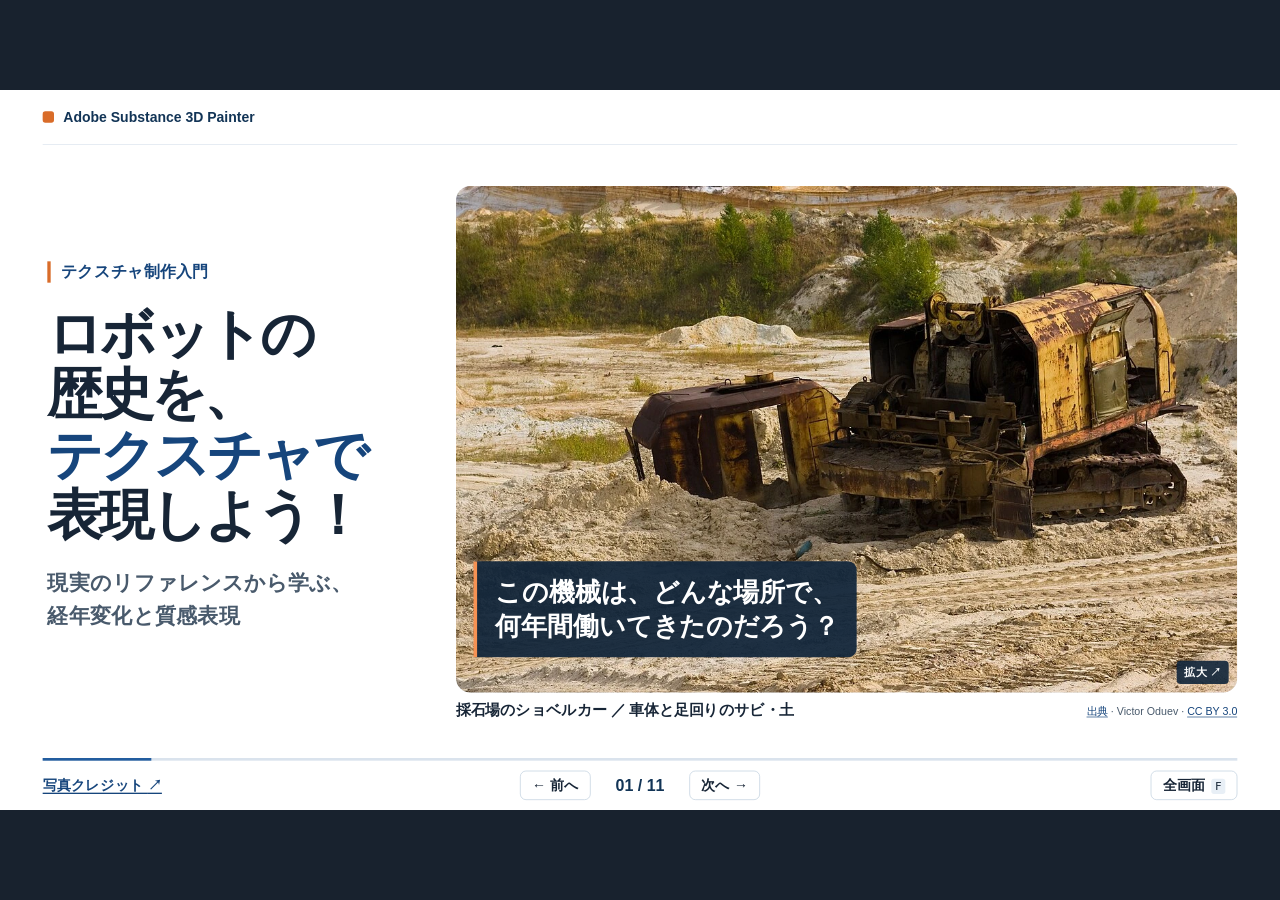
<file: index.html>
<!doctype html>
<html lang="ja">
<head>
  <meta charset="utf-8">
  <meta name="viewport" content="width=device-width, initial-scale=1">
  <title>ロボットの歴史を、テクスチャで表現しよう！</title>
  <link rel="icon" href="data:,">
  <link rel="stylesheet" href="styles.css?v=2">
  <script defer src="photos.js"></script>
  <script defer src="lesson.js?v=2"></script>
  <script defer src="app.js?v=2"></script>
</head>
<body>
  <main id="viewport" aria-label="Substance 3D Painter 授業スライド">
    <div id="stage">
      <header class="masthead">
        <span class="course"><span class="brand-mark" aria-hidden="true"></span>Adobe Substance 3D Painter</span>
      </header>
      <div id="slides"></div>
      <footer class="toolbar">
        <progress id="progress" aria-label="スライドの進行状況"></progress>
        <div class="toolbar-row">
          <a href="credits.html" target="_blank" rel="noopener">写真クレジット <span aria-hidden="true">↗</span></a>
          <nav aria-label="スライド操作">
            <button type="button" id="prev">← 前へ</button>
            <output id="counter" aria-live="polite"></output>
            <button type="button" id="next">次へ →</button>
          </nav>
          <button type="button" id="fullscreen">全画面 <kbd>F</kbd></button>
        </div>
      </footer>
      <dialog id="photo-dialog" aria-labelledby="photo-title">
        <form method="dialog"><button type="submit" autofocus>写真を閉じる <kbd>Esc</kbd></button></form>
        <figure id="photo-preview"></figure>
      </dialog>
    </div>
  </main>
</body>
</html>
</file>
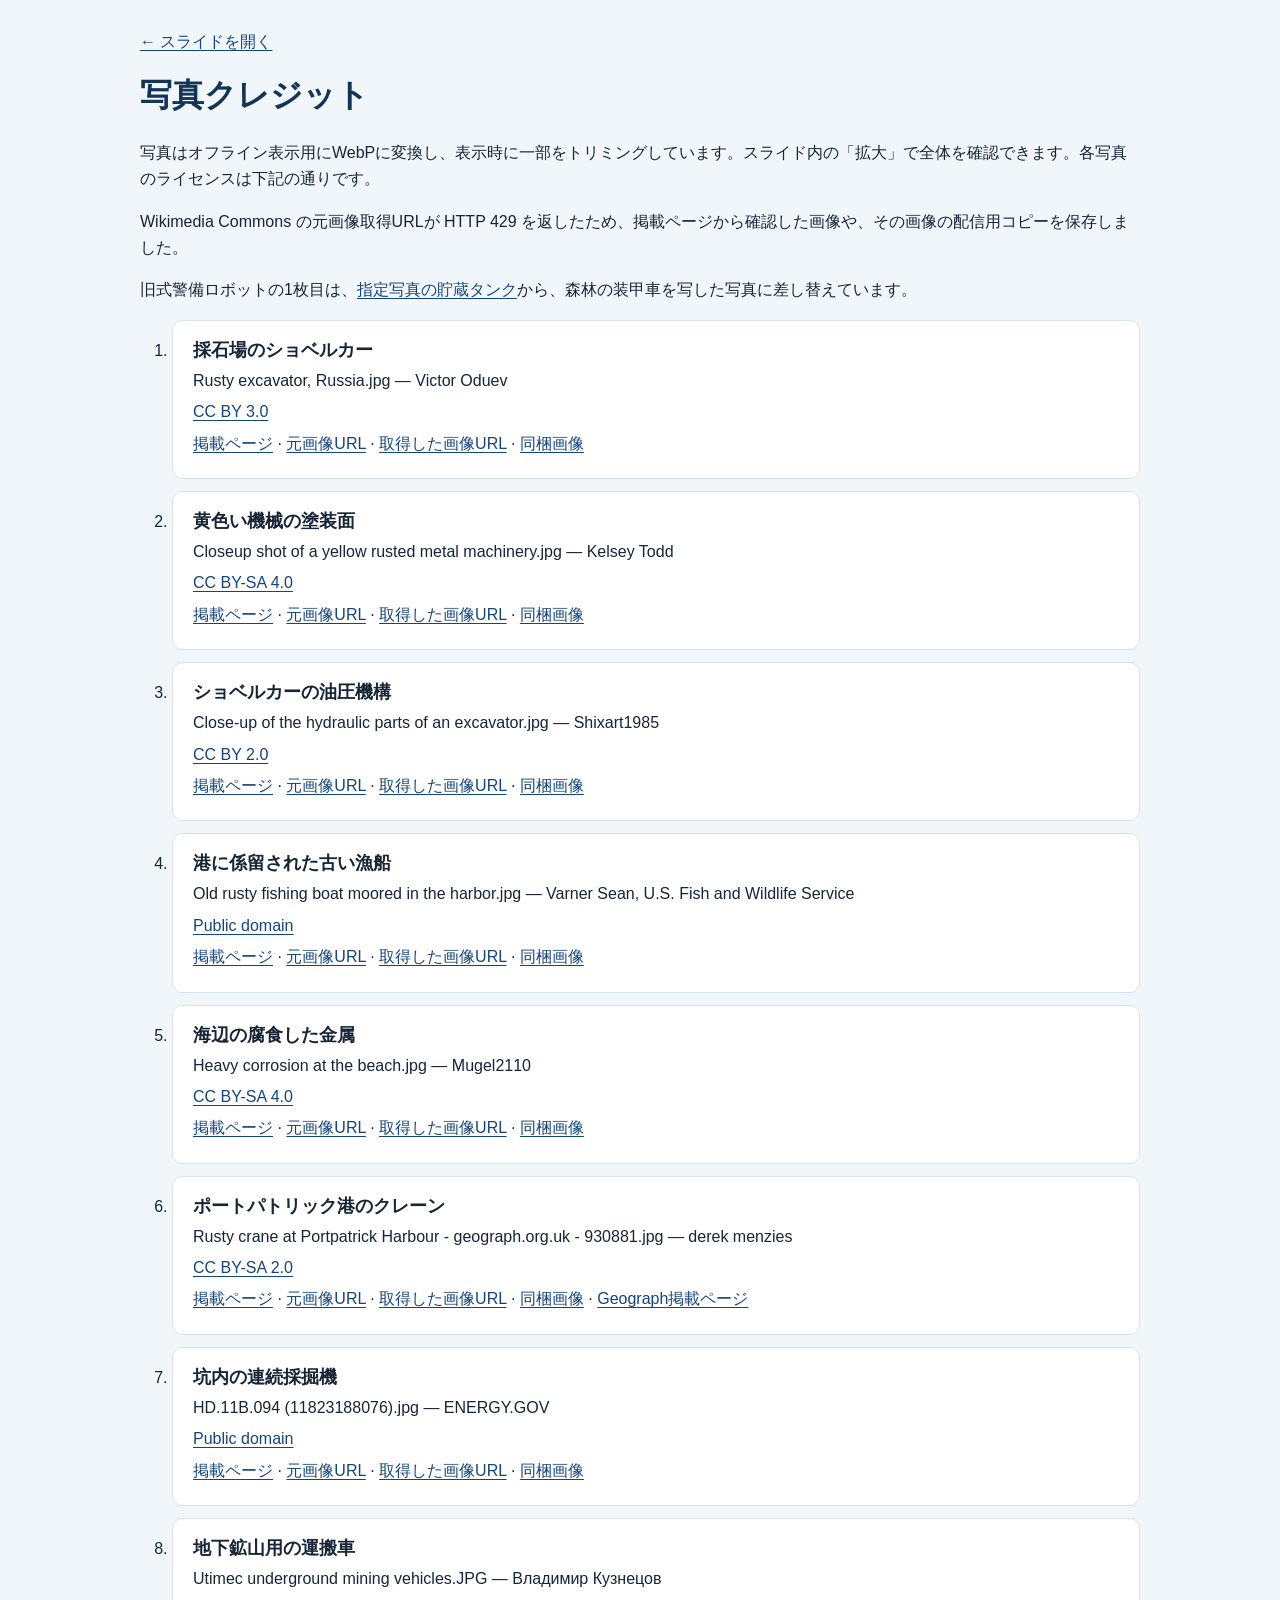
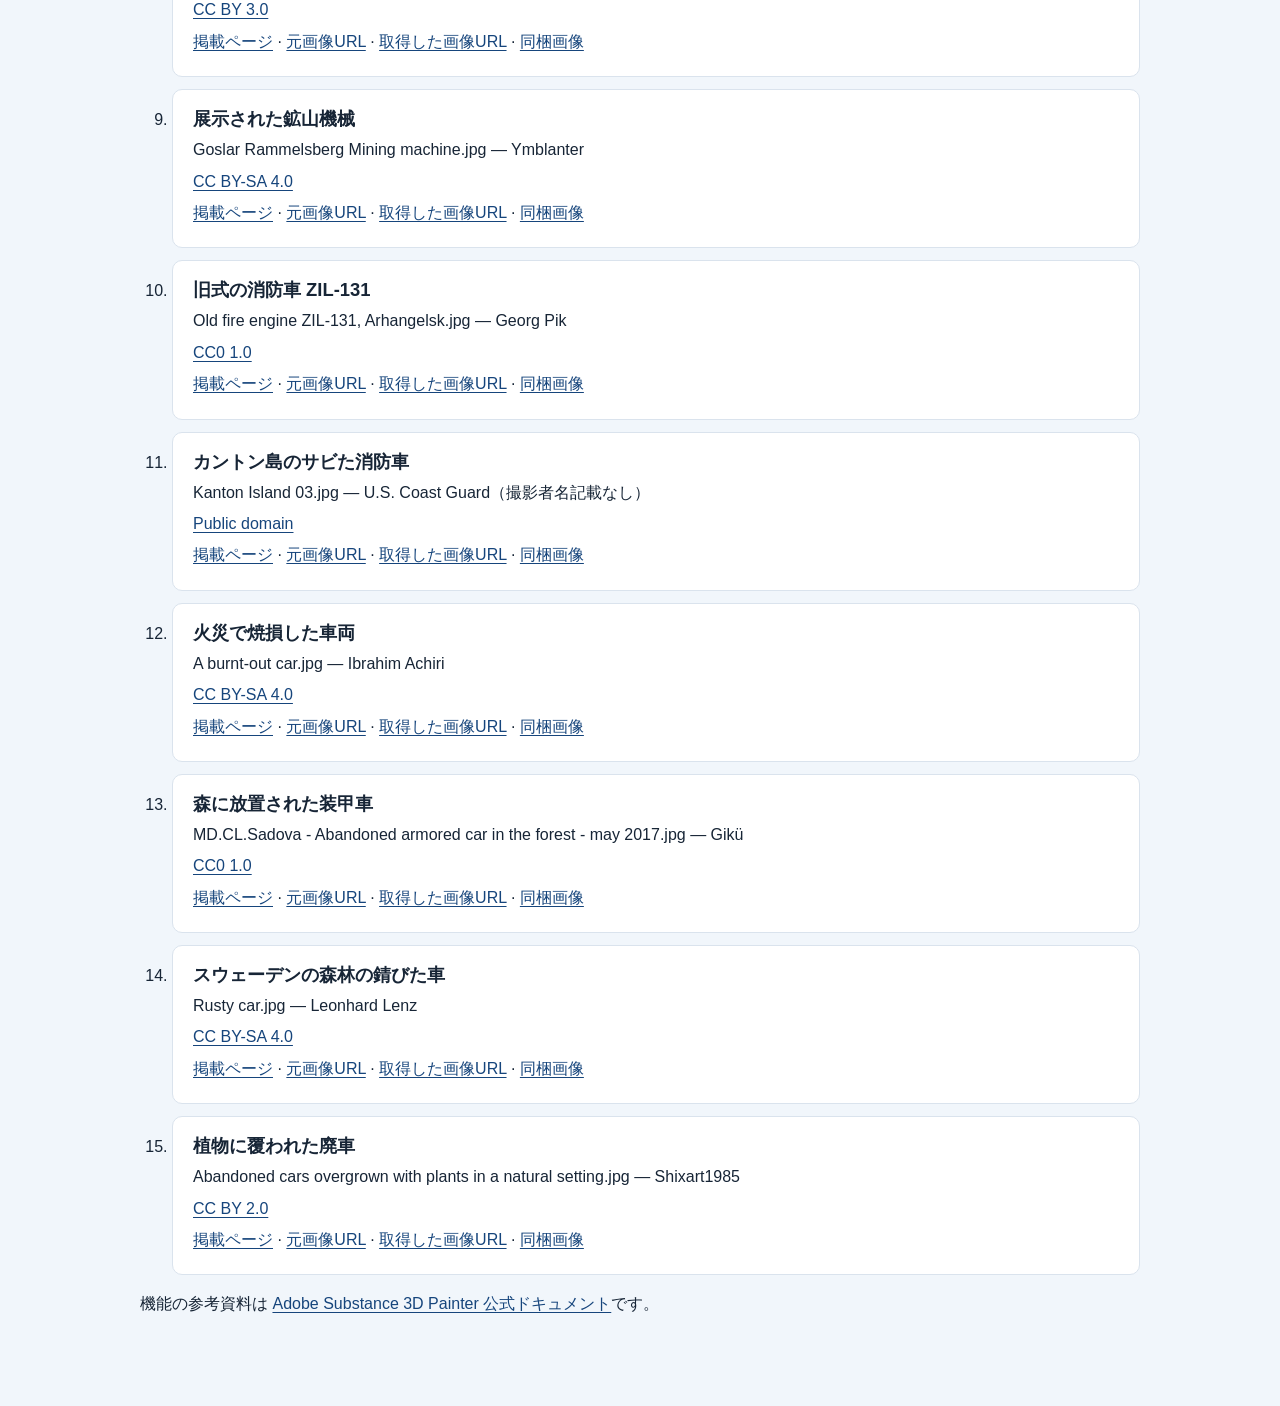
<file: credits.html>
<!doctype html>
<html lang="ja">
<head>
  <meta charset="utf-8">
  <meta name="viewport" content="width=device-width, initial-scale=1">
  <title>写真クレジット｜ロボットの歴史を、テクスチャで表現しよう！</title>
  <link rel="icon" href="data:,">
  <style>
    :root { font-family: "BIZ UDPGothic","Yu Gothic UI","Meiryo",sans-serif; color: #172536; background: #f1f6fb; }
    body { margin: 0; }
    main { max-width: 1000px; padding: 32px 24px 72px; margin: auto; }
    h1 { color: #123456; }
    p { line-height: 1.65; }
    a { color: #16457c; text-underline-offset: .2em; }
    ol { padding-left: 2em; }
    li { background: #fff; border: 1px solid #dae3ed; border-radius: 10px; margin: 12px 0; padding: 16px 20px; }
    h2 { margin: 0 0 6px; font-size: 1.15rem; }
    li p { margin: 5px 0; overflow-wrap: anywhere; }
  </style>
  <script defer src="photos.js"></script>
  <script defer src="credits.js"></script>
</head>
<body>
  <main>
    <a href="index.html">← スライドを開く</a>
    <h1>写真クレジット</h1>
    <p>写真はオフライン表示用にWebPに変換し、表示時に一部をトリミングしています。スライド内の「拡大」で全体を確認できます。各写真のライセンスは下記の通りです。</p>
    <p>Wikimedia Commons の元画像取得URLが HTTP 429 を返したため、掲載ページから確認した画像や、その画像の配信用コピーを保存しました。</p>
    <p>旧式警備ロボットの1枚目は、<a href="https://commons.wikimedia.org/wiki/File:Abandoned_tank.jpg" target="_blank" rel="noopener">指定写真の貯蔵タンク</a>から、森林の装甲車を写した写真に差し替えています。</p>
    <ol id="credits"></ol>
    <p>機能の参考資料は <a href="https://helpx.adobe.com/substance-3d-painter/home.html" target="_blank" rel="noopener">Adobe Substance 3D Painter 公式ドキュメント</a>です。</p>
  </main>
</body>
</html>
</file>
<file: styles.css>
:root {
  color-scheme: light;
  font-family: "BIZ UDPGothic", "Yu Gothic UI", "Meiryo", sans-serif;
  color: #172536;
  background: #18222e;
  --blue: #16457c;
  --blue-dark: #123456;
  --orange: #9c430b;
  --soft-orange: #fff1e6;
  --soft-blue: #edf4fb;
  --muted: #495a6c;
  --line: #dae3ed;
}
* { box-sizing: border-box; }
body { margin: 0; overflow: hidden; }
h1, h2, h3, p, figure, dl, dd { margin: 0; }
button, a { -webkit-tap-highlight-color: transparent; }
button { font: inherit; color: inherit; cursor: pointer; }
a { color: var(--blue); text-underline-offset: .18em; }
button:focus-visible, a:focus-visible { outline: 4px solid #c45a16; outline-offset: 3px; }
[hidden] { display: none !important; }
#viewport { position: fixed; inset: 0; overflow: hidden; }
#stage {
  position: absolute; top: 50%; left: 50%; width: 1920px; height: 1080px;
  transform: translate(-50%, -50%) scale(var(--scale, 1));
  background: #fff;
}
@supports (transform: scale(calc(100vw / 1920px))) {
  #stage {
    transform: translate(-50%, -50%) scale(min(calc(100vw / 1920px), calc(100vh / 1080px)));
  }
}
.masthead {
  position: absolute; inset: 0 64px auto; height: 82px;
  display: flex; align-items: center; justify-content: space-between;
  border-bottom: 1px solid var(--line); color: var(--muted); font-size: 21px;
}
.course { display: flex; align-items: center; gap: 14px; color: var(--blue-dark); font-weight: 700; }
.brand-mark { width: 17px; height: 17px; border-radius: 4px; background: #d96c29; }
.slide { position: absolute; inset: 106px 64px 89px; overflow: hidden; }
.eyebrow { font-size: 24px; font-weight: 700; color: var(--blue); }
.slide-heading .eyebrow { margin-bottom: 9px; }
.slide-heading h2 { font-size: 60px; line-height: 1.16; letter-spacing: -.028em; }
.lead { font-size: 33px; line-height: 1.42; font-weight: 650; }
.toolbar { position: absolute; inset: auto 64px 0; height: 78px; }
.toolbar progress {
  display: block; width: 100%; height: 4px; appearance: none;
  border: none; background: var(--line); color: #235d9f;
}
progress::-webkit-progress-bar { background: var(--line); }
progress::-webkit-progress-value { background: #235d9f; }
.toolbar-row { height: 74px; display: grid; grid-template-columns: 1fr auto 1fr; align-items: center; }
.toolbar-row > a { justify-self: start; font-size: 21px; font-weight: 700; }
.toolbar nav { display: flex; align-items: center; gap: 18px; }
.toolbar button, #photo-dialog button[type="submit"] {
  border: 1px solid #bdcddd; border-radius: 9px; background: #fff;
  padding: 8px 17px; font-size: 21px; font-weight: 700; line-height: 1.25;
}
.toolbar button:hover, #photo-dialog button[type="submit"]:hover { background: var(--soft-blue); }
.toolbar output { color: var(--blue-dark); min-width: 112px; text-align: center; font-size: 24px; font-variant-numeric: tabular-nums; font-weight: 750; }
#fullscreen { justify-self: end; }
kbd { font: .78em ui-monospace, monospace; margin-left: 4px; padding: .12em .35em; border-radius: 4px; background: #e8eff6; }

.photo-frame { display: block; position: relative; width: 100%; padding: 0; border: 0; overflow: hidden; background: #e6edf4; }
.photo-frame img { display: block; width: 100%; height: 100%; object-fit: cover; }
.zoom-label {
  position: absolute; bottom: 13px; right: 13px; padding: 6px 11px;
  border-radius: 6px; color: #fff; background: #12263be8; font-size: 17px; font-weight: 700;
}
figure small { display: block; font-size: 16px; line-height: 1.3; color: var(--muted); }
.photo-frame:focus-visible { outline-offset: -6px; }

.cover { display: grid; grid-template-columns: 584px minmax(0, 1fr); gap: 36px; align-items: center; }
.cover-copy { padding: 0 0 27px 7px; }
.cover-copy .eyebrow { padding-left: 15px; border-left: 5px solid #d96c29; margin-bottom: 33px; }
.cover h1 { font-size: 82px; line-height: 1.10; letter-spacing: -.052em; font-weight: 800; }
.cover h1 span { color: var(--blue); }
.cover-subtitle { margin-top: 32px; font-size: 32px; font-weight: 700; line-height: 1.53; color: var(--muted); }
.cover-figure { position: relative; margin-bottom: 8px; }
.cover-photo { height: 760px; border-radius: 22px; }
.cover-photo img { object-position: 70% 50%; }
.hero-question {
  position: absolute; bottom: 94px; left: 26px; padding: 20px 27px;
  border-left: 6px solid #f69253; border-radius: 0 13px 13px 0; pointer-events: none;
  background: #12263bef; color: white; font-size: 39px; font-weight: 750; line-height: 1.34;
}
.cover figcaption { display: flex; flex-wrap: wrap; justify-content: space-between; align-items: baseline; gap: 8px 20px; padding-top: 11px; font-size: 22px; font-weight: 700; }
.cover figcaption small { font-weight: 500; }

.setup .lead { margin-top: 23px; }
.setup-grid { display: grid; grid-template-columns: 1.47fr 1fr; gap: 29px; margin-top: 30px; }
table { width: 100%; border-spacing: 0; border-collapse: separate; overflow: hidden; border: 1px solid var(--line); border-radius: 14px; }
thead th { background: var(--blue-dark); color: white; }
.environment-table th, .environment-table td { padding: 25px 22px; text-align: left; font-size: 32px; line-height: 1.23; }
.environment-table tbody tr:nth-child(even), .comparison tbody tr:nth-child(even) { background: #f3f7fb; }
.environment-table tbody th, .environment-table tbody td, .comparison tbody th, .comparison td { border-top: 1px solid var(--line); }
.environment-table tbody th { color: var(--blue-dark); white-space: nowrap; }
.principle { display: flex; flex-direction: column; justify-content: center; padding: 31px 38px 33px; background: var(--soft-orange); border-radius: 15px; }
.principle .eyebrow { color: var(--orange); }
.principle-question { color: var(--orange); font-size: 70px; line-height: 1.12; font-weight: 800; letter-spacing: -.035em; margin: 24px 0; }
.principle > p:last-child { font-size: 32px; line-height: 1.38; font-weight: 650; }

.case-context { display: grid; grid-template-columns: 570px 1fr; gap: 22px; margin: 22px 0 25px; }
.history, .finishes { border-radius: 13px; padding: 16px 22px 18px; }
.history { background: var(--soft-blue); border-left: 5px solid #3972ab; }
.finishes { background: var(--soft-orange); border-left: 5px solid #cf6220; }
.case-context h3 { font-size: 23px; color: var(--blue); margin-bottom: 8px; }
.finishes h3 { color: var(--orange); }
.history p, .finishes li { font-size: 28px; line-height: 1.34; font-weight: 650; }
.finishes ul { display: flex; flex-wrap: wrap; gap: 7px 22px; padding: 0; margin: 0; list-style: none; }
.finishes li::before { content: "•"; color: var(--orange); font-weight: 800; margin-right: .28em; }
.photo-grid { display: grid; grid-template-columns: repeat(3, minmax(0, 1fr)); gap: 22px; }
.photo-card { overflow: hidden; border-radius: 15px; background: #f4f7fa; border: 1px solid var(--line); }
.photo-card .photo-frame { height: 410px; }
.photo-card .portrait img { object-fit: contain; }
.photo-card .fire-truck img { object-position: 50% 90%; }
.photo-card .boat img { object-position: 95% 50%; }
.photo-card .burned img { object-position: 48% 56%; }
.photo-card .armoured img { object-position: 28% 50%; }
.photo-card figcaption { min-height: 144px; padding: 13px 17px 11px; }
.photo-card h3 { font-size: 30px; letter-spacing: -.027em; line-height: 1.22; }
.photo-card p { margin-top: 6px; min-height: 62px; color: var(--muted); font-size: 25px; font-weight: 650; line-height: 1.23; }
.photo-card small { margin-top: 4px; overflow-wrap: anywhere; }

.compare-intro { margin: 20px 0; display: flex; align-items: center; justify-content: space-between; gap: 25px; }
.legend { display: flex; gap: 25px; color: var(--muted); font-size: 24px; font-weight: 700; }
.comparison { table-layout: fixed; }
.comparison th, .comparison td { padding: 13px 18px; text-align: center; font-size: 33px; line-height: 1.25; font-weight: 700; }
.comparison thead th { font-size: 28px; padding: 17px 18px; }
.comparison th:first-child { text-align: left; width: 290px; padding-left: 25px; }
.comparison tbody th { color: var(--blue-dark); }
.level-2 { color: #97400c; }
.comparison .level-2 { background: #ffeddf; }
.level-1 { color: #235d9f; }
.level-0 { color: #65788a; }
.compare-note { font-size: 28px; color: var(--muted); font-weight: 650; margin-top: 19px; }

.observation-steps {
  display: grid; grid-template-columns: repeat(5, max-content); justify-content: space-between; gap: 10px;
  margin: 19px 0 22px; padding: 14px 21px; background: var(--soft-blue); border-radius: 12px; list-style: none; counter-reset: step;
}
.observation-steps li { display: flex; align-items: center; gap: 12px; font-size: 28px; font-weight: 750; color: var(--blue-dark); }
.observation-steps li::before {
  counter-increment: step; content: counter(step); width: 37px; height: 37px; border-radius: 50%;
  display: grid; place-items: center; font-size: 21px; background: var(--blue); color: #fff;
}
.observe-grid { display: grid; grid-template-columns: 1.08fr 1fr; gap: 24px; }
.observe-photos { display: grid; grid-template-columns: 1.34fr 1fr; gap: 12px; min-width: 0; }
.observe-photos figure { min-width: 0; border-radius: 13px; background: #f4f7fa; overflow: hidden; }
.observe-photos .photo-frame { height: 402px; }
.observe-photos .photo-frame img { position: absolute; height: auto; max-width: none; }
.detail-paint img { width: 134%; left: -12%; top: -4%; }
.detail-track img { width: 250%; left: -125%; top: -12%; }
.observe-photos figcaption { padding: 14px 14px 10px; }
.observe-photos figcaption strong { display: block; font-size: 22px; line-height: 1.3; }
.observe-photos small { margin-top: 6px; }
.pin { position: absolute; display: grid; place-items: center; width: 38px; height: 38px; border: 3px solid white; border-radius: 50%; color: #fff; background: #174578; box-shadow: 0 0 0 2px #172536; font-size: 21px; font-weight: 800; transform: translate(-50%, -50%); }
.pin-a { left: 24%; top: 46%; }
.pin-b { left: 64%; top: 24%; }
.pin-c { left: 61%; top: 63%; }
.painter { background: var(--soft-blue); border-radius: 13px; padding: 19px 22px 17px; }
.painter h3 { font-size: 34px; color: var(--blue-dark); margin-bottom: 7px; }
.painter dl div { display: grid; grid-template-columns: 202px 1fr; gap: 10px; padding: 10px 0; border-bottom: 1px solid #cbdcec; }
.painter dl div:last-child { border-bottom: 0; }
.painter dt { font-size: 23px; color: var(--blue); font-weight: 800; }
.painter dd { font-size: 26px; font-weight: 650; line-height: 1.26; }
.observe-notes { display: flex; gap: 25px; margin-top: 17px; }
.observe-notes p { background: var(--soft-orange); padding: 11px 17px; flex: 1; border-radius: 8px; font-size: 23px; font-weight: 700; color: #773a17; }

.task .lead { margin-top: 20px; }
.assignment-grid { display: grid; grid-template-columns: 1.15fr 1fr; gap: 25px; margin-top: 23px; }
.assignment-plan, .assignment-refs { padding: 27px 32px; border-radius: 15px; }
.assignment-plan { background: var(--soft-blue); }
.assignment-refs { background: var(--soft-orange); }
.assignment-grid h3 { color: var(--blue-dark); font-size: 38px; }
.assignment-refs h3 { color: var(--orange); }
.assignment-plan ol { margin: 15px 0 0; padding: 0; counter-reset: assign; list-style: none; }
.assignment-plan li { display: grid; grid-template-columns: 53px 300px 1fr; align-items: center; gap: 8px; font-size: 31px; line-height: 1.24; min-height: 76px; border-bottom: 1px solid #cadbec; }
.assignment-plan li:last-child { border-bottom: 0; }
.assignment-plan li::before { counter-increment: assign; content: counter(assign, decimal-leading-zero); font-weight: 800; color: var(--blue); font-variant-numeric: tabular-nums; }
.assignment-plan li span { color: var(--muted); font-size: 26px; }
.quantity { display: flex; gap: 14px; align-items: baseline; color: var(--orange); font-weight: 800; margin: 0 0 9px; }
.quantity strong { font-size: 112px; line-height: 1.08; }
.quantity span { font-size: 44px; }
.assignment-refs > p:not(.quantity), .example p { font-size: 30px; font-weight: 650; line-height: 1.3; }
.example { margin-top: 22px; border-top: 1px solid #e2c4ac; padding-top: 13px; }
.example span { display: block; color: var(--orange); font-weight: 700; font-size: 21px; margin-bottom: 4px; }
.closing { margin-top: 27px; padding: 24px 30px; background: var(--blue-dark); color: white; border-radius: 12px; font-size: 51px; text-align: center; font-weight: 800; letter-spacing: -.035em; }

.reference-grid { display: grid; grid-template-columns: 475px 1fr; gap: 28px; margin-top: 29px; }
.reference-total {
  display: flex; flex-direction: column; justify-content: center;
  padding: 38px; background: var(--soft-orange); border-radius: 15px; color: var(--orange);
}
.reference-count-label { font-size: 30px; font-weight: 750; }
.reference-total .quantity strong { font-size: 150px; }
.reference-total .quantity span { font-size: 39px; }
.reference-rule { border-top: 1px solid #dfbaa0; margin-top: 24px; padding-top: 23px; font-size: 36px; line-height: 1.4; font-weight: 700; }
.reference-purposes { display: grid; gap: 10px; margin: 0; padding: 0; list-style: none; counter-reset: purpose; }
.reference-purposes li {
  display: grid; grid-template-columns: 55px 1fr auto; align-items: center; gap: 16px;
  min-height: 131px; padding: 12px 24px; background: var(--soft-blue); border-radius: 12px;
}
.reference-purposes li::before {
  counter-increment: purpose; content: counter(purpose);
  display: grid; place-items: center; width: 49px; height: 49px;
  background: var(--blue); color: white; border-radius: 50%; font-size: 30px; font-weight: 800;
}
.reference-purposes h3 { color: var(--blue-dark); font-size: 36px; line-height: 1.2; }
.reference-purposes p { margin-top: 7px; color: var(--muted); font-size: 30px; line-height: 1.3; }
.reference-purposes li > span { color: var(--blue-dark); font-size: 33px; font-weight: 800; white-space: nowrap; }

#photo-dialog {
  position: fixed; inset: 0; margin: auto; width: min(86vw, 1590px); height: min(90vh, 960px);
  max-width: none; max-height: none; background: white; color: #172536;
  padding: clamp(12px, 1.4vw, 26px); border: none; border-radius: 18px;
}
#photo-dialog[open] { display: grid; grid-template-rows: auto minmax(0, 1fr); gap: 10px; }
#photo-dialog::backdrop { background: #0c192be0; }
#photo-dialog form { text-align: right; }
#photo-dialog button[type="submit"] { font-size: clamp(14px, 1.15vw, 21px); }
#photo-preview { display: grid; grid-template-rows: minmax(0, 1fr) auto; gap: 8px; }
#photo-preview img { display: block; width: 100%; height: 100%; min-height: 0; object-fit: contain; background: #edf4fa; border-radius: 12px; }
#photo-preview h2 { font-size: clamp(18px, 1.8vw, 34px); }
#photo-preview p { font-size: clamp(15px, 1.4vw, 27px); margin: 4px 0; }
#photo-preview small { font-size: clamp(12px, 1.1vw, 20px); }
</file>
